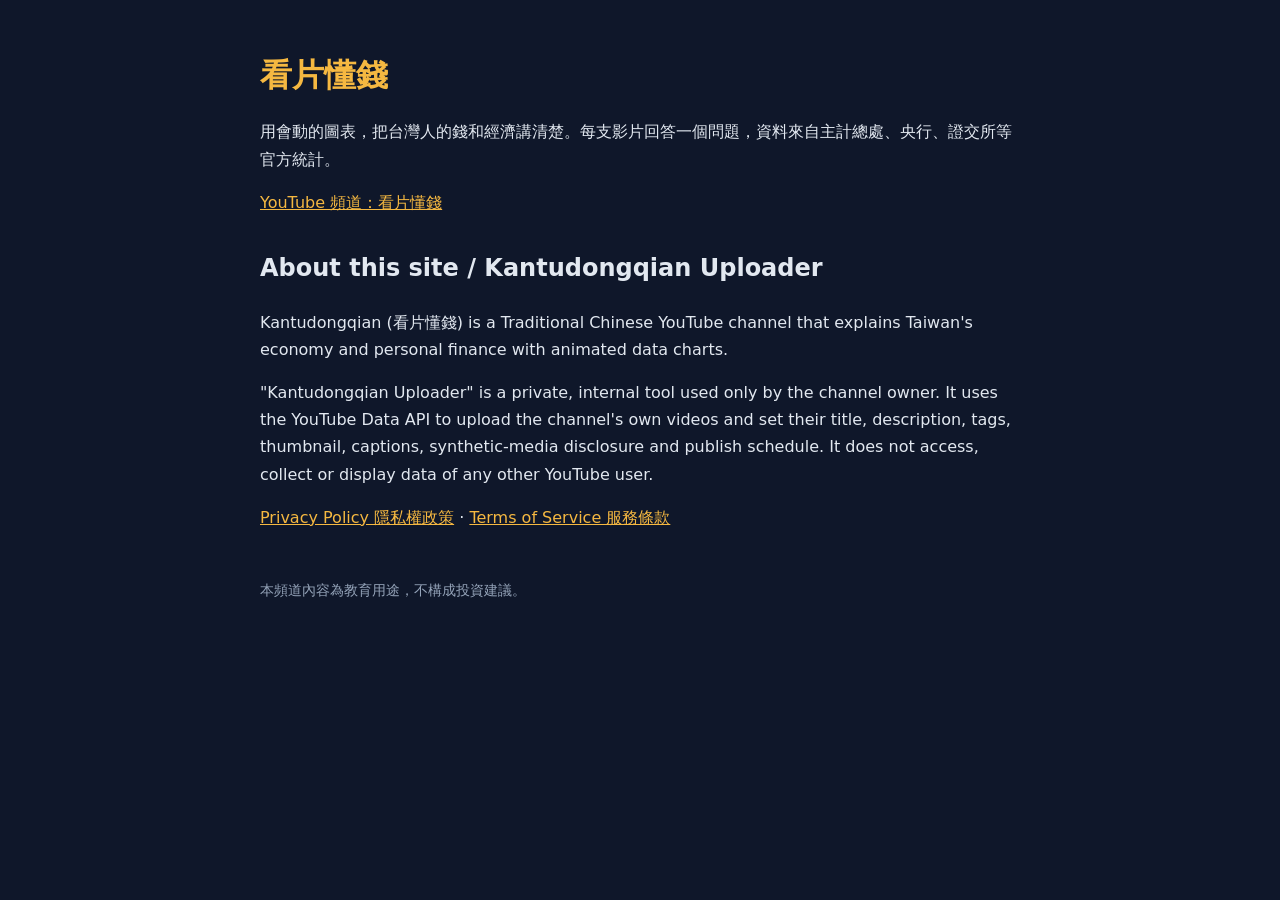
<file: index.html>
<!doctype html><html lang="zh-Hant"><head><meta charset="utf-8"><meta name="viewport" content="width=device-width,initial-scale=1">
<title>看片懂錢 Kantudongqian</title><link rel="stylesheet" href="style.css"></head><body><main>
<h1>看片懂錢</h1>
<p>用會動的圖表，把台灣人的錢和經濟講清楚。每支影片回答一個問題，資料來自主計總處、央行、證交所等官方統計。</p>
<p><a href="https://www.youtube.com/channel/UCCxXh5s2r2lwSDacKFygcPg">YouTube 頻道：看片懂錢</a></p>
<h2>About this site / Kantudongqian Uploader</h2>
<p>Kantudongqian (看片懂錢) is a Traditional Chinese YouTube channel that explains Taiwan's economy and personal finance with animated data charts.</p>
<p>"Kantudongqian Uploader" is a private, internal tool used only by the channel owner. It uses the YouTube Data API to upload the channel's own videos and set their title, description, tags, thumbnail, captions, synthetic-media disclosure and publish schedule. It does not access, collect or display data of any other YouTube user.</p>
<p><a href="privacy.html">Privacy Policy 隱私權政策</a> · <a href="terms.html">Terms of Service 服務條款</a></p>
<footer>本頻道內容為教育用途，不構成投資建議。</footer>
</main></body></html>
</file>
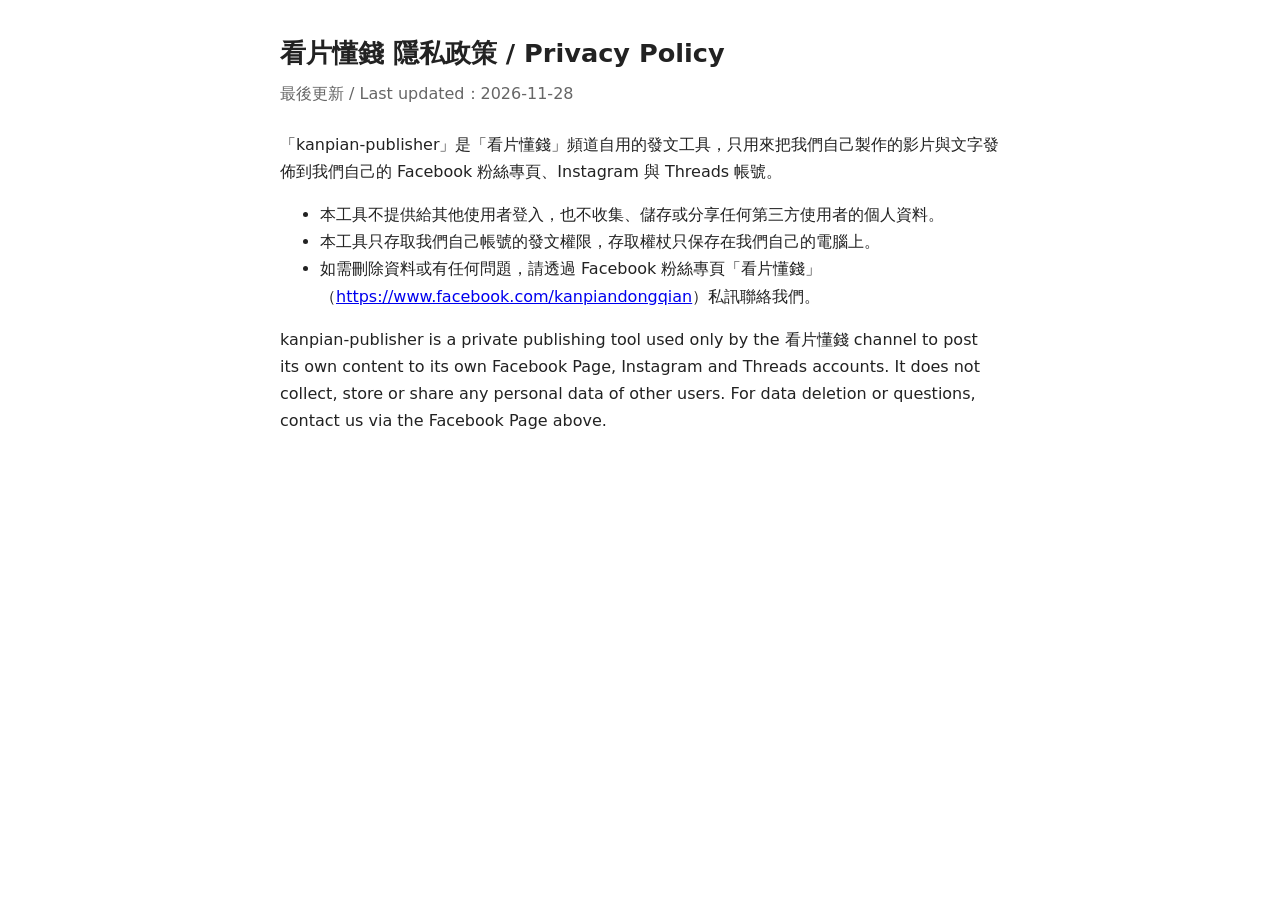
<file: meta-privacy.html>
<!doctype html>
<html lang="zh-Hant">
<head>
<meta charset="utf-8">
<meta name="viewport" content="width=device-width,initial-scale=1">
<title>看片懂錢 隱私政策 / Privacy Policy</title>
<style>
body{margin:0;background:#fff;color:#222;font-family:system-ui,-apple-system,"Segoe UI","Noto Sans TC","Microsoft JhengHei",sans-serif;line-height:1.7}
main{max-width:720px;margin:0 auto;padding:32px 20px}
h1{font-size:1.6em;margin:0 0 4px}
.muted{color:#666;margin:0 0 24px}
</style>
</head>
<body>
<main>
<h1>看片懂錢 隱私政策 / Privacy Policy</h1>
<p class="muted">最後更新 / Last updated：2026-11-28</p>
<p>「kanpian-publisher」是「看片懂錢」頻道自用的發文工具，只用來把我們自己製作的影片與文字發佈到我們自己的 Facebook 粉絲專頁、Instagram 與 Threads 帳號。</p>
<ul>
<li>本工具不提供給其他使用者登入，也不收集、儲存或分享任何第三方使用者的個人資料。</li>
<li>本工具只存取我們自己帳號的發文權限，存取權杖只保存在我們自己的電腦上。</li>
<li>如需刪除資料或有任何問題，請透過 Facebook 粉絲專頁「看片懂錢」（<a href="https://www.facebook.com/kanpiandongqian">https://www.facebook.com/kanpiandongqian</a>）私訊聯絡我們。</li>
</ul>
<p lang="en">kanpian-publisher is a private publishing tool used only by the 看片懂錢 channel to post its own content to its own Facebook Page, Instagram and Threads accounts. It does not collect, store or share any personal data of other users. For data deletion or questions, contact us via the Facebook Page above.</p>
</main>
</body>
</html>
</file>
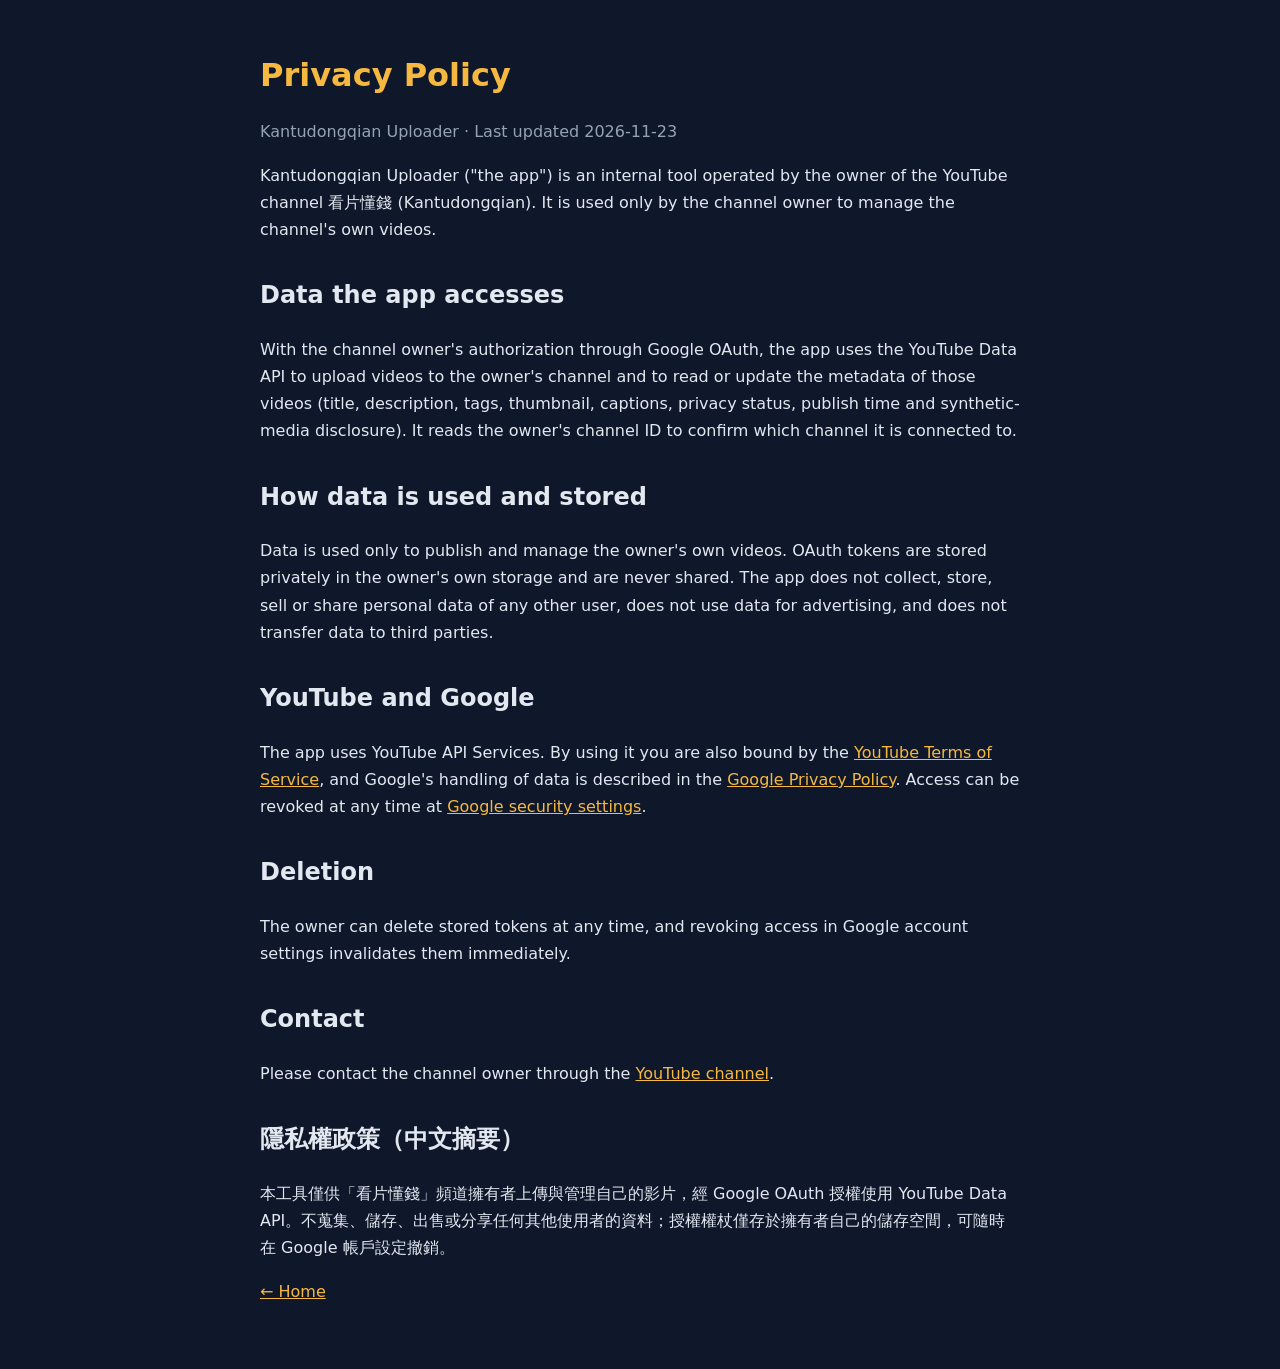
<file: privacy.html>
<!doctype html><html lang="en"><head><meta charset="utf-8"><meta name="viewport" content="width=device-width,initial-scale=1">
<title>Privacy Policy</title><link rel="stylesheet" href="style.css"></head><body><main>
<h1>Privacy Policy</h1><p class="muted">Kantudongqian Uploader · Last updated 2026-11-23</p>
<p>Kantudongqian Uploader ("the app") is an internal tool operated by the owner of the YouTube channel 看片懂錢 (Kantudongqian). It is used only by the channel owner to manage the channel's own videos.</p>
<h2>Data the app accesses</h2>
<p>With the channel owner's authorization through Google OAuth, the app uses the YouTube Data API to upload videos to the owner's channel and to read or update the metadata of those videos (title, description, tags, thumbnail, captions, privacy status, publish time and synthetic-media disclosure). It reads the owner's channel ID to confirm which channel it is connected to.</p>
<h2>How data is used and stored</h2>
<p>Data is used only to publish and manage the owner's own videos. OAuth tokens are stored privately in the owner's own storage and are never shared. The app does not collect, store, sell or share personal data of any other user, does not use data for advertising, and does not transfer data to third parties.</p>
<h2>YouTube and Google</h2>
<p>The app uses YouTube API Services. By using it you are also bound by the <a href="https://www.youtube.com/t/terms">YouTube Terms of Service</a>, and Google's handling of data is described in the <a href="https://policies.google.com/privacy">Google Privacy Policy</a>. Access can be revoked at any time at <a href="https://myaccount.google.com/permissions">Google security settings</a>.</p>
<h2>Deletion</h2>
<p>The owner can delete stored tokens at any time, and revoking access in Google account settings invalidates them immediately.</p>
<h2>Contact</h2><p>Please contact the channel owner through the <a href="https://www.youtube.com/channel/UCCxXh5s2r2lwSDacKFygcPg">YouTube channel</a>.</p>
<h2>隱私權政策（中文摘要）</h2>
<p>本工具僅供「看片懂錢」頻道擁有者上傳與管理自己的影片，經 Google OAuth 授權使用 YouTube Data API。不蒐集、儲存、出售或分享任何其他使用者的資料；授權權杖僅存於擁有者自己的儲存空間，可隨時在 Google 帳戶設定撤銷。</p>
<p><a href="index.html">← Home</a></p>
</main></body></html>
</file>
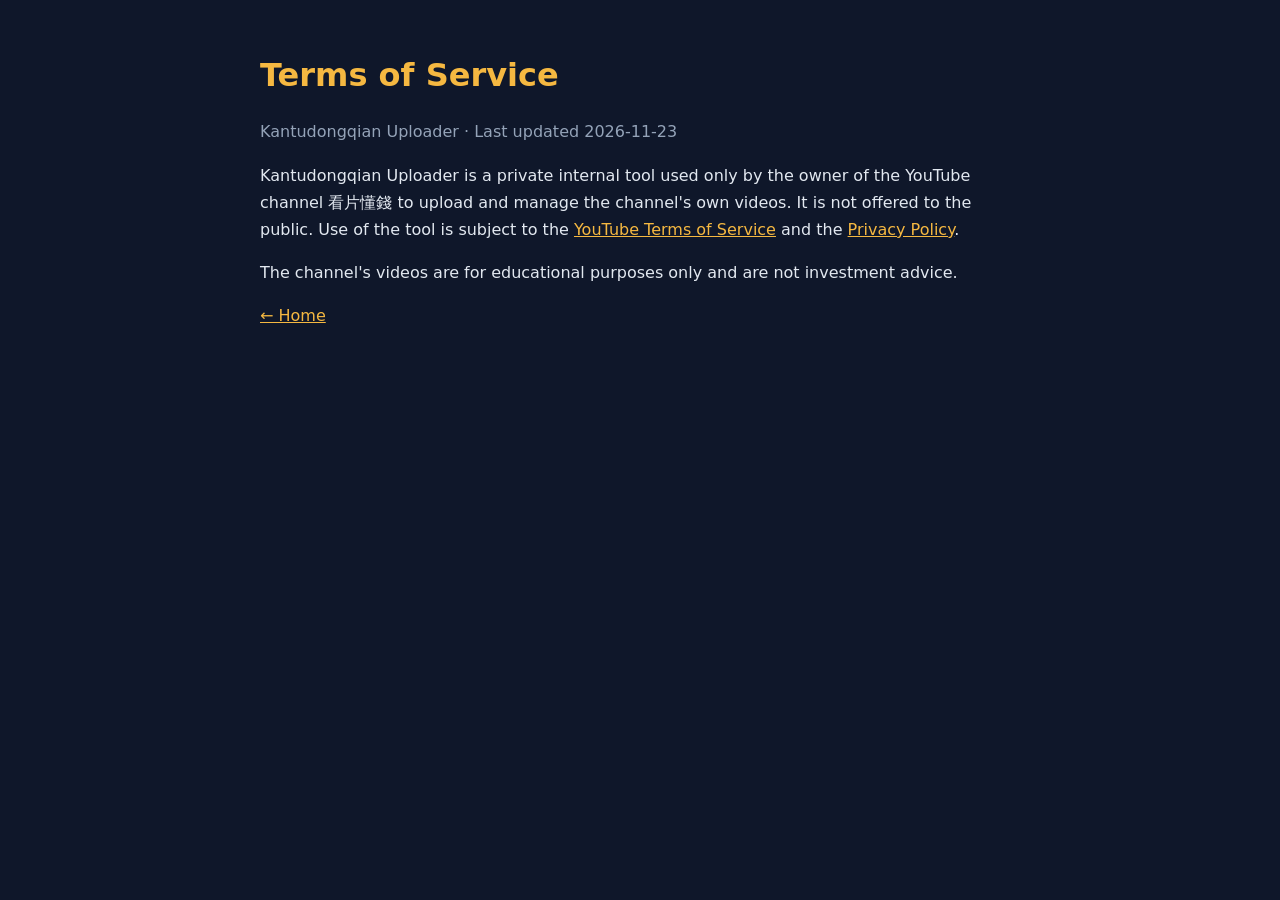
<file: terms.html>
<!doctype html><html lang="en"><head><meta charset="utf-8"><meta name="viewport" content="width=device-width,initial-scale=1">
<title>Terms of Service</title><link rel="stylesheet" href="style.css"></head><body><main>
<h1>Terms of Service</h1><p class="muted">Kantudongqian Uploader · Last updated 2026-11-23</p>
<p>Kantudongqian Uploader is a private internal tool used only by the owner of the YouTube channel 看片懂錢 to upload and manage the channel's own videos. It is not offered to the public. Use of the tool is subject to the <a href="https://www.youtube.com/t/terms">YouTube Terms of Service</a> and the <a href="privacy.html">Privacy Policy</a>.</p>
<p>The channel's videos are for educational purposes only and are not investment advice.</p>
<p><a href="index.html">← Home</a></p>
</main></body></html>
</file>
<file: style.css>
:root{--bg:#0F172A;--fg:#E2E8F0;--muted:#94A3B8;--accent:#F5B841}
body{margin:0;background:var(--bg);color:var(--fg);font-family:system-ui,"Noto Sans TC","Microsoft JhengHei",sans-serif;line-height:1.7}
main{max-width:760px;margin:0 auto;padding:48px 16px}
h1{color:var(--accent);margin:0 0 8px}h2{margin-top:32px}a{color:var(--accent)}
.muted{color:var(--muted)}footer{margin-top:48px;color:var(--muted);font-size:14px}
</file>
